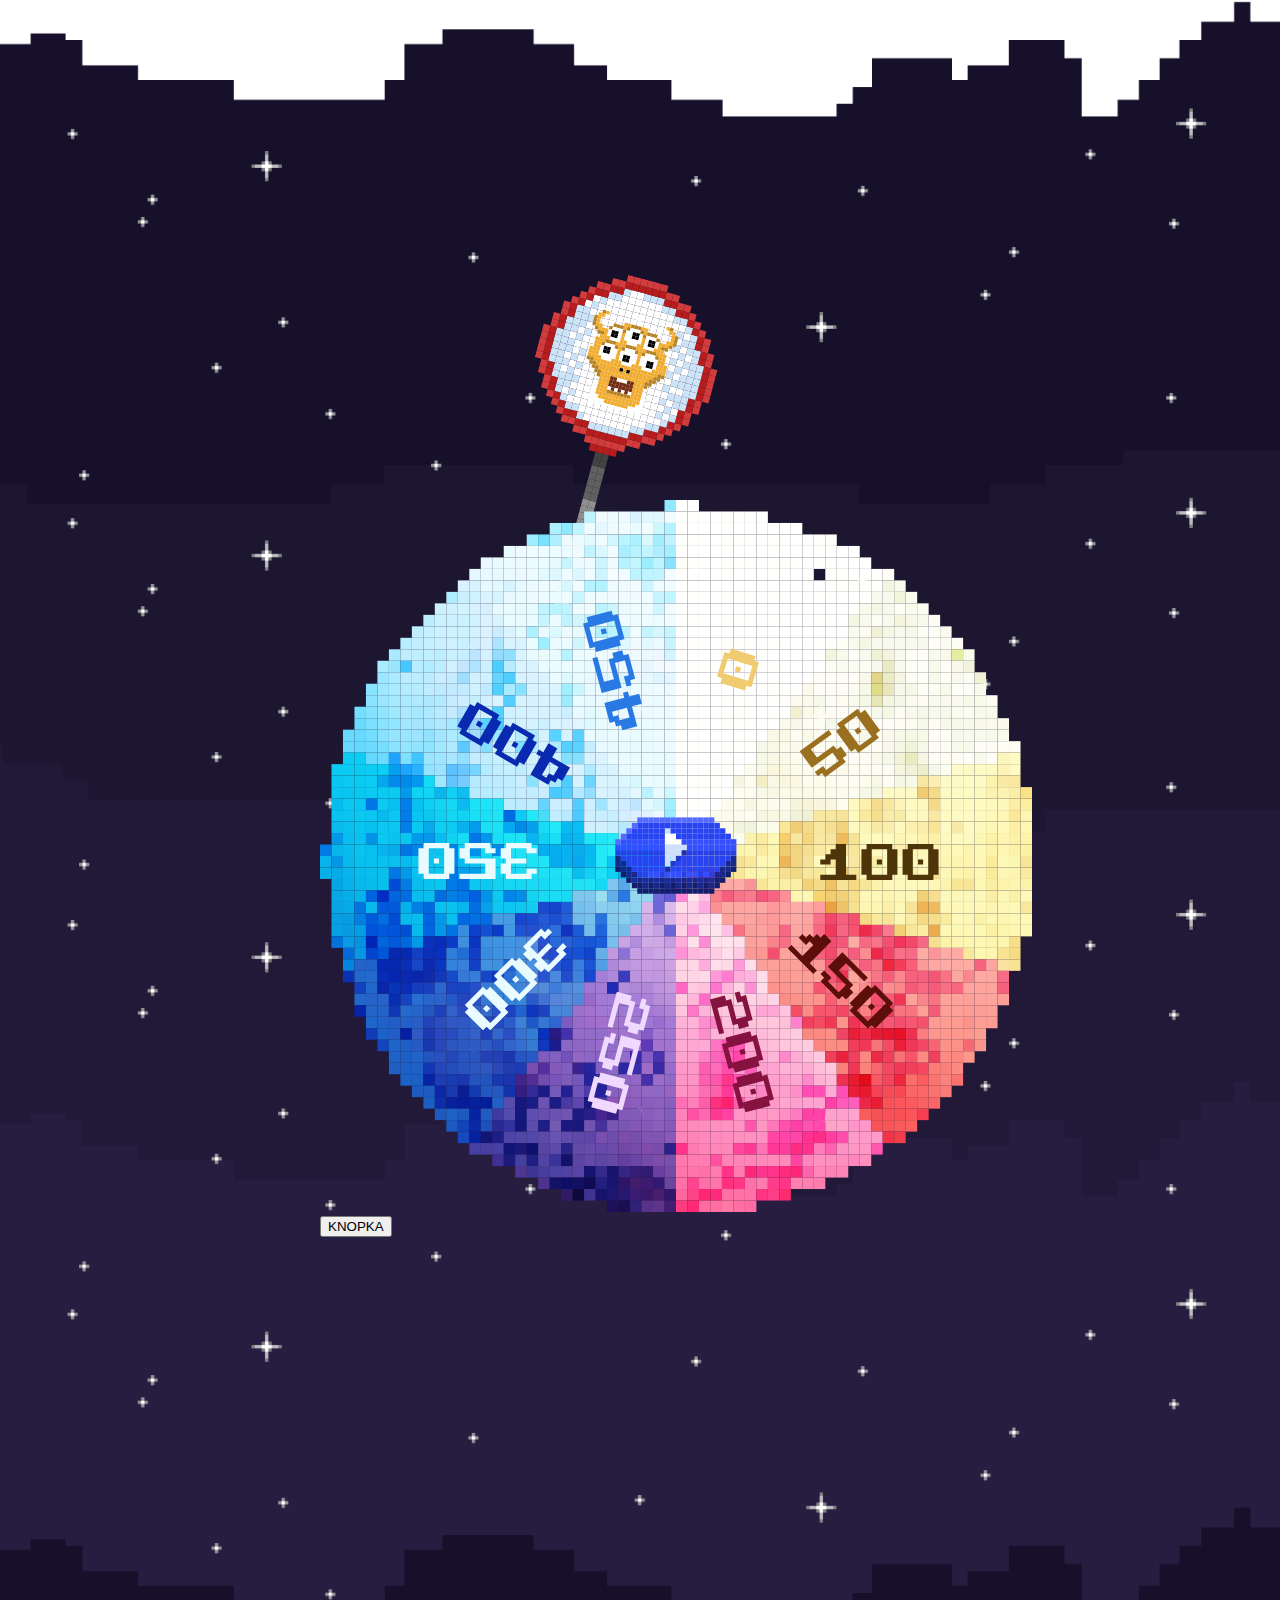
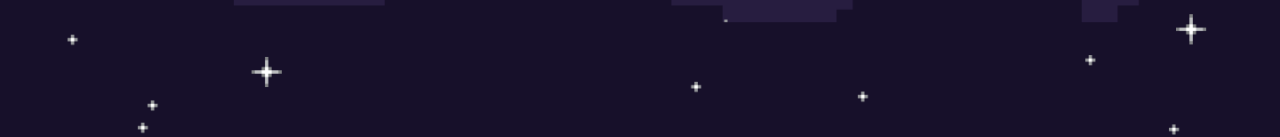
<file: index.html>
<!DOCTYPE html>
<html lang="en">
<head>
    <meta charset="UTF-8">
    <meta http-equiv="X-UA-Compatible" content="IE=edge">
    <meta name="viewport" content="width=device-width, initial-scale=1.0">
    <title>Document</title>
    <link rel="stylesheet" href="./style.css">
</head>
<body>



    
   
    <div class="block">
        <div class="wheel-pix">
            <img class="wheel rotating" src="./group.svg" alt="">
            <img class="pix" src="./pix.svg" alt="">
        </div>
       
        <button class="spin">KNOPKA</button>
    </div>

    <div class="modal">
        <div class="message">
            <p class="title">поздравляем
                вы выиграли</p>
            <p class="result">400</p>
            <img class="remove" src="./Group 117.svg" alt="">
        </div>
    </div>


    <script src="./script.js"></script>
</body>
</html>
</file>
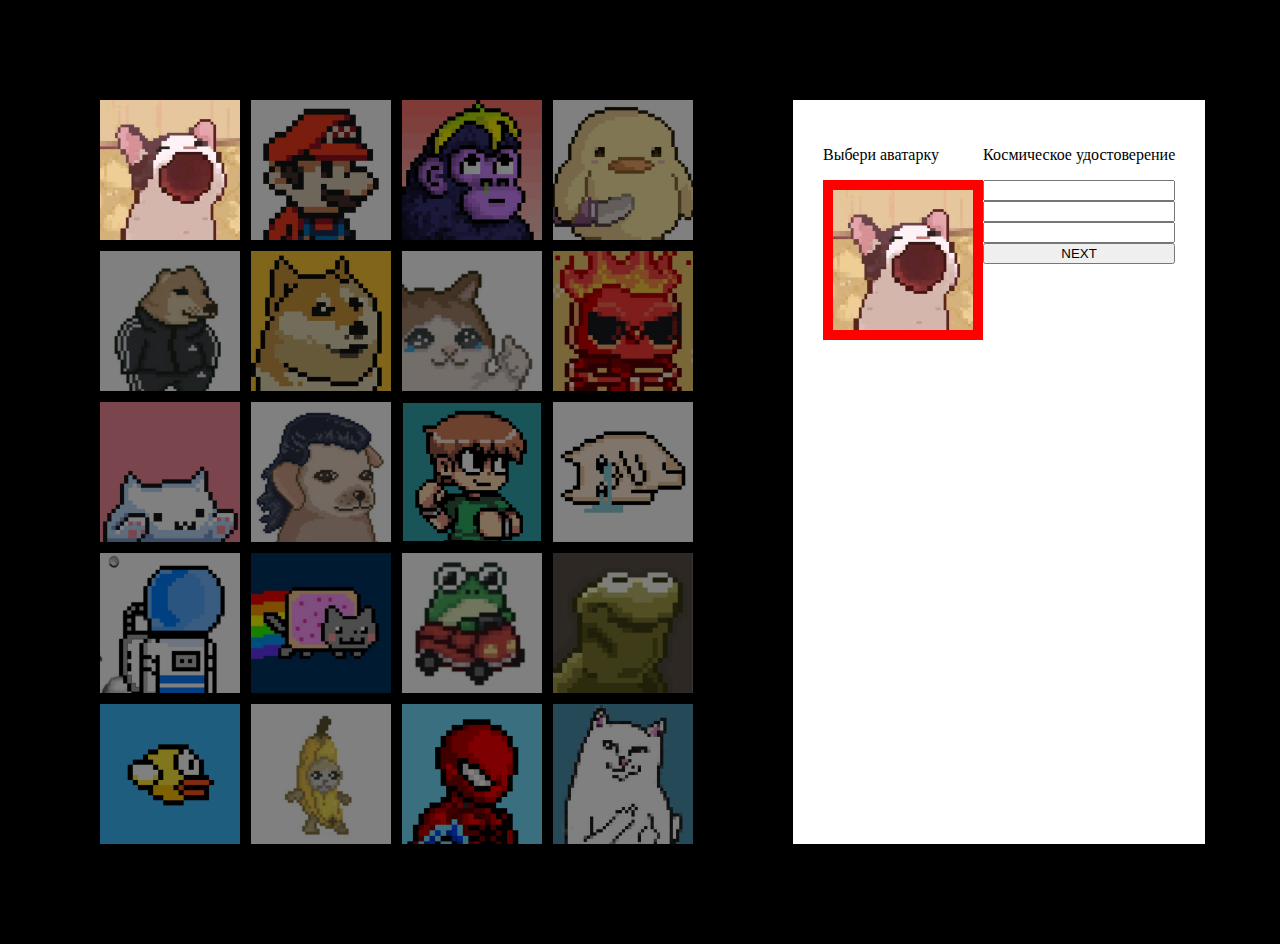
<file: page-2/page-2.html>
<!DOCTYPE html>
<html lang="en">
<head>
    <meta charset="UTF-8">
    <meta http-equiv="X-UA-Compatible" content="IE=edge">
    <meta name="viewport" content="width=device-width, initial-scale=1.0">
    <title>Document</title>
    <link rel="stylesheet" href="./page-2.css">
</head>
<body>
    <div class="block-1">
        <div class="block-image">
            <img class="accordeon-item active" data-tab-name="tab-1" src="../image/1.png" alt="">
            <img class="accordeon-item" data-tab-name="tab-2" src="../image/2.png" alt="">
            <img class="accordeon-item" data-tab-name="tab-3" src="../image/3.png" alt="">
            <img class="accordeon-item" data-tab-name="tab-4" src="../image/4.png" alt="">
            <img class="accordeon-item" data-tab-name="tab-5" src="../image/5.png" alt="">
            <img class="accordeon-item" data-tab-name="tab-6" src="../image/6.png" alt="">
            <img class="accordeon-item" data-tab-name="tab-7" src="../image/7.png" alt="">
            <img class="accordeon-item" data-tab-name="tab-8" src="../image/8.png" alt="">
            <img class="accordeon-item" data-tab-name="tab-9" src="../image/9.png" alt="">
            <img class="accordeon-item" data-tab-name="tab-10" src="../image/10.png" alt="">
            <img class="accordeon-item" data-tab-name="tab-11" src="../image/11.png" alt="">
            <img class="accordeon-item" data-tab-name="tab-12" src="../image/12.png" alt="">
            <img class="accordeon-item" data-tab-name="tab-13" src="../image/13.png" alt="">
            <img class="accordeon-item" data-tab-name="tab-14" src="../image/14.png" alt="">
            <img class="accordeon-item" data-tab-name="tab-15" src="../image/15.png" alt="">
            <img class="accordeon-item" data-tab-name="tab-16" src="../image/16.png" alt="">
            <img class="accordeon-item" data-tab-name="tab-17" src="../image/17.png" alt="">
            <img class="accordeon-item" data-tab-name="tab-18" src="../image/18.png" alt="">
            <img class="accordeon-item" data-tab-name="tab-19" src="../image/19.png" alt="">
            <img class="accordeon-item" data-tab-name="tab-20" src="../image/20.png" alt="">
        </div>
        <div class="block-info">
            <div class="block-info-left">
                <p>Выбери аватарку</p>
                <div class="accordeon-answer">
                    <img class="accordeon-title tab-1 active" src="../image/1.png" alt="">
                    <img class="accordeon-title tab-2" src="../image/2.png" alt="">
                    <img class="accordeon-title tab-3" src="../image/3.png" alt="">
                    <img class="accordeon-title tab-4" src="../image/4.png" alt="">
                    <img class="accordeon-title tab-5" src="../image/5.png" alt="">
                    <img class="accordeon-title tab-6" src="../image/6.png" alt="">
                    <img class="accordeon-title tab-7" src="../image/7.png" alt="">
                    <img class="accordeon-title tab-8" src="../image/8.png" alt="">
                    <img class="accordeon-title tab-9" src="../image/9.png" alt="">
                    <img class="accordeon-title tab-10" src="../image/10.png" alt="">
                    <img class="accordeon-title tab-11" src="../image/11.png" alt="">
                    <img class="accordeon-title tab-12" src="../image/12.png" alt="">
                    <img class="accordeon-title tab-13" src="../image/13.png" alt="">
                    <img class="accordeon-title tab-14" src="../image/14.png" alt="">
                    <img class="accordeon-title tab-15" src="../image/15.png" alt="">
                    <img class="accordeon-title tab-16" src="../image/16.png" alt="">
                    <img class="accordeon-title tab-17" src="../image/17.png" alt="">
                    <img class="accordeon-title tab-18" src="../image/18.png" alt="">
                    <img class="accordeon-title tab-19" src="../image/19.png" alt="">
                    <img class="accordeon-title tab-20" src="../image/20.png" alt="">
                </div>
            </div>
            <div class="block-info-right">
                <p>Космическое 
                    удостоверение</p>
                <input class="name-surname" type="text">
                <input class="email" type="email">
                <input type="number">
                <button class="next">NEXT</button>
            </div>
        </div>
    </div>
    <script src="./page-2.js"></script>
</body>
</html>
</file>
<file: style.css>
body{
    margin: 0;
    padding: 0;
    background-image: url(./фон.png);
    background-repeat: no-repeat no-repeat;
    background-size: 100% auto;
}
.block{
    width: 50%;
    margin: 500px auto;
    position: sticky;
}
.wheel{
    position: inherit;
    z-index: 2;
}

.rotating {
    transition: all 3s;
}
.modal{
    position: fixed;
    background-color: rgba(0, 0, 0, 0.5);
    top: 0;
    left: 0;
    width: 100%;
    height: 100%;
    display: none;
}
.active{
    display: block;
}
.wheel-pix{
    position: sticky;
}
.pix{
    position: absolute;
    top: -34%;
    right: 35%;
    z-index: 1;
}
.message{
    border: 20px solid #000;
    background: #FFF;
    top: 20%;
    position: absolute;
    margin: 0 auto;
    padding: 43px 183px 43px 183px;
    display: flex;
    flex-direction: column;
    align-items: center;
    left: 50%;
    margin-left: -436px;
}
.title{
    color: #000;
    text-align: center;
    font-family: Better VCR;
    font-size: 32px;
    font-style: normal;
    font-weight: 400;
    line-height: 130.5%; /* 41.76px */
    text-transform: uppercase;
}
.result{
    color: #FCC748;
    text-align: center;
    text-shadow: 6px 0px 0px #7E6C3F;
    font-family: Barcade Brawl;
    font-size: 64px;
    font-style: normal;
    font-weight: 400;
    line-height: 130.5%; /* 83.52px */
    text-transform: uppercase;
}
</file>
<file: page-2/page-2.css>
body{
    margin: 0;
    padding: 0;
    background:black;
    background-repeat: no-repeat no-repeat;
    background-size: 100% auto;
}
.block-1{
    display: flex;
    justify-content: start;
    gap: 100px;
    width: 90%;
    padding: 100px 100px;
}
.block-image {
    display: grid;
    grid-template-columns: repeat(4, 1fr);
    grid-template-rows: repeat(5, 1fr);
    grid-column-gap: 11px;
    grid-row-gap: 11px;
}
.block-image > img{
    width: 140px;
}
.block-info{
    padding: 30px;
    background-color: white;
    display: flex;
    justify-content: space-between;
}

.accordeon-item{
    opacity: 0.5;
}
.active{
    opacity: 1;
    display: block !important;
}
.accordeon-title{
    display: none;
    width: 140px;
}
.accordeon-answer{
    border: 10px solid red;
}
.block-info-right{
    display: flex;
    flex-direction: column;
}
</file>
